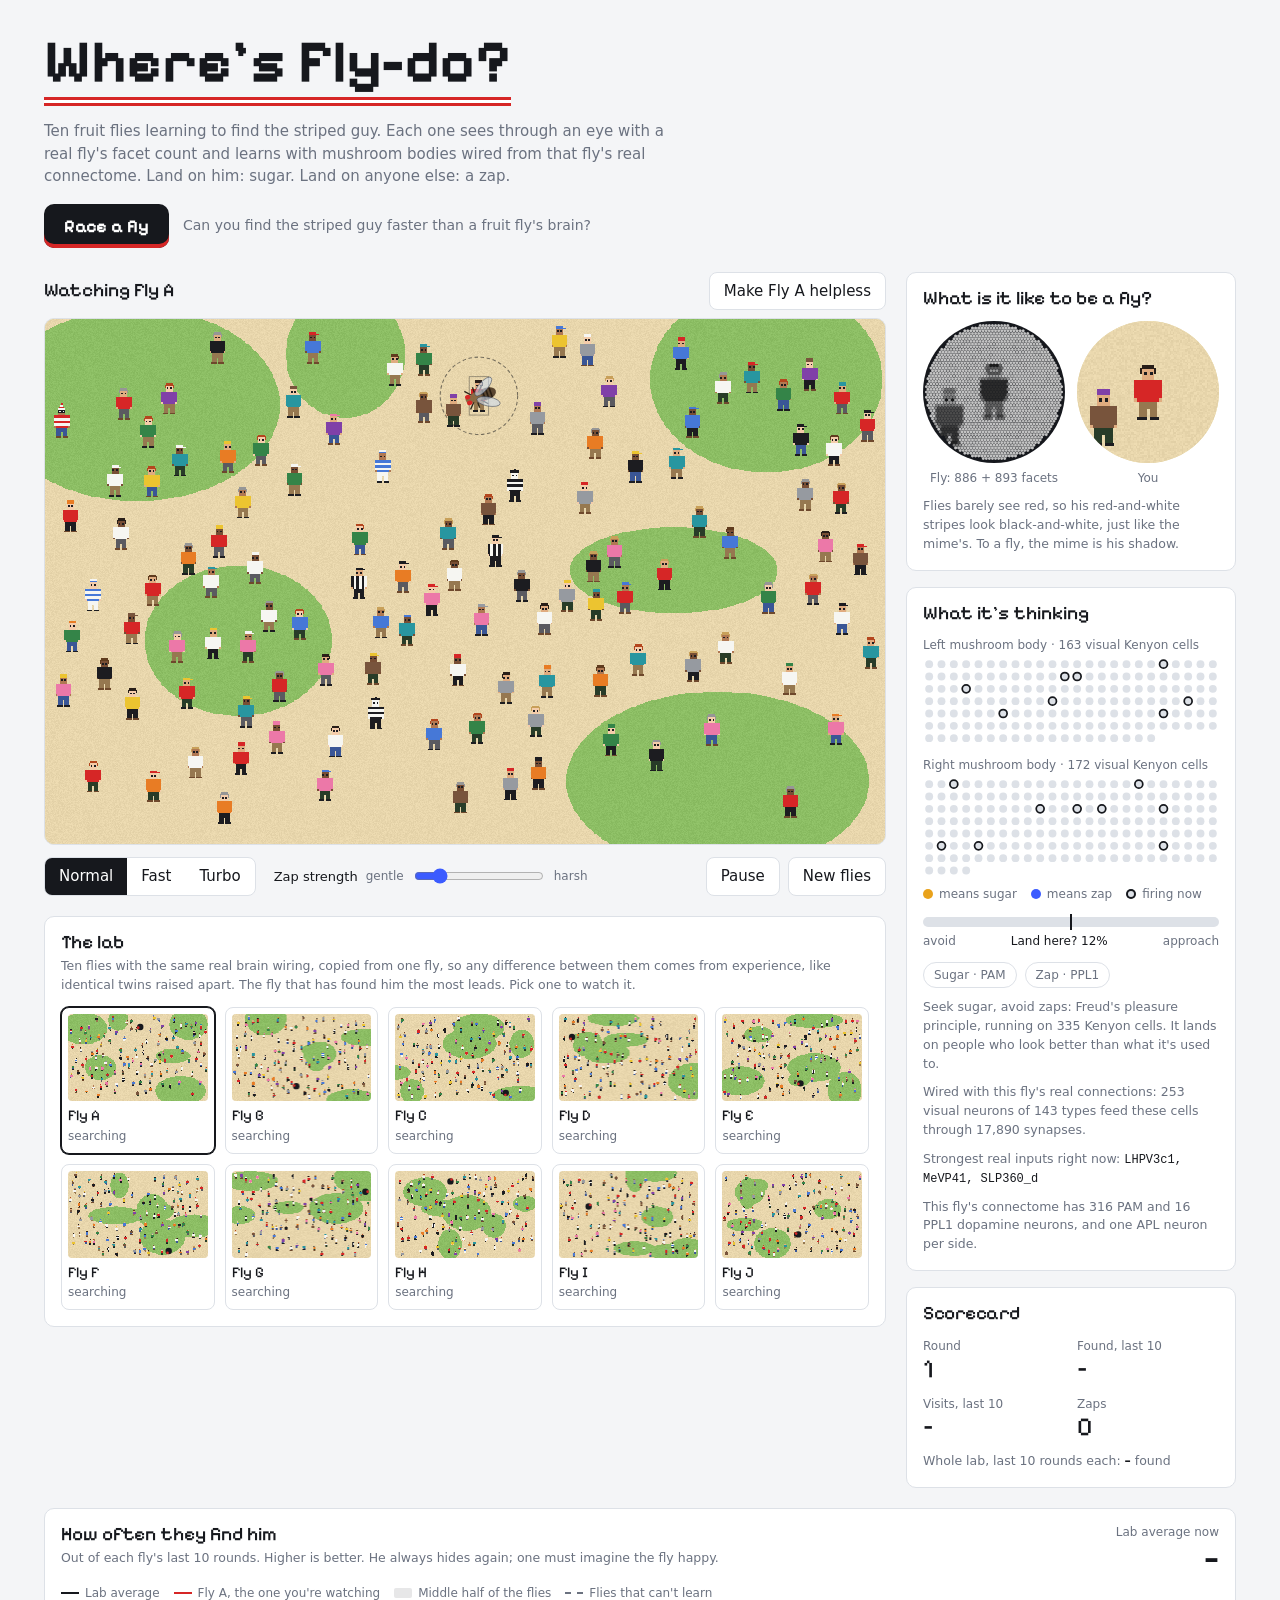
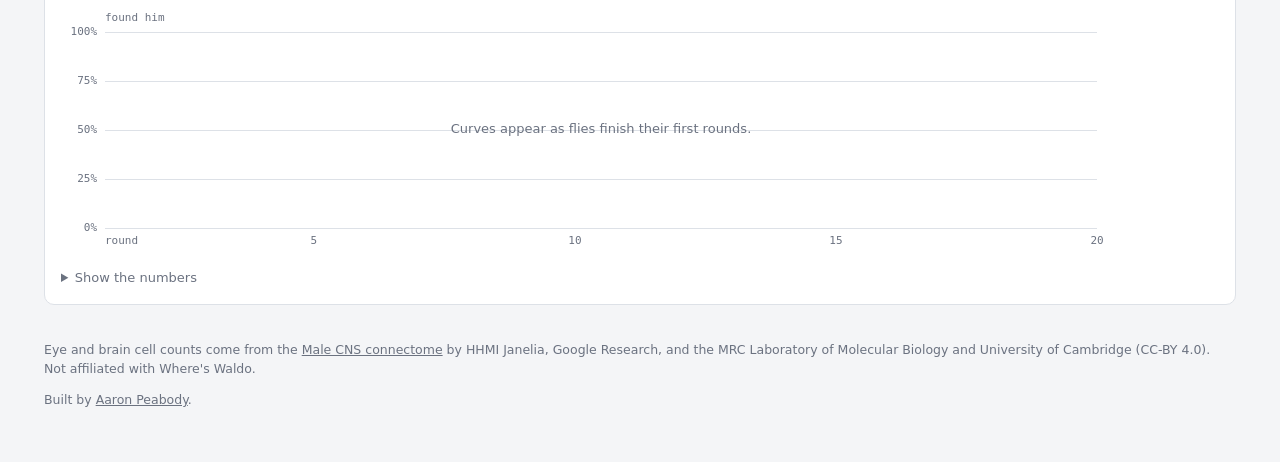
<file: index.html>
<!doctype html>
<html lang="en">
<head>
  <meta charset="utf-8">
  <meta name="viewport" content="width=device-width, initial-scale=1">
  <title>Where's Fly-do?</title>
  <meta name="description" content="Race a fruit fly's brain at finding the striped guy. Ten flies, wired from a real fly's connectome, learn by trial and error.">
  <link rel="icon" href="data:image/svg+xml,<svg xmlns='http://www.w3.org/2000/svg' viewBox='0 0 100 100'><text y='.9em' font-size='90'>🪰</text></svg>">
  <meta property="og:type" content="website">
  <meta property="og:site_name" content="Where's Fly-do?">
  <meta property="og:url" content="https://apeabody007.github.io/flydo/">
  <meta property="og:title" content="Where's Fly-do? Can you beat a fruit fly's brain?">
  <meta property="og:description" content="Race a fruit fly, wired from a real fly's connectome, to find the striped guy. Then give one learned helplessness and watch it recover.">
  <meta property="og:image" content="https://apeabody007.github.io/flydo/social-card.png">
  <meta property="og:image:width" content="1200">
  <meta property="og:image:height" content="630">
  <meta property="og:image:alt" content="A pixel-art crowd with a fruit fly searching it, and the striped guy seen through human eyes next to a fly's gray compound eye.">
  <meta name="twitter:card" content="summary_large_image">
  <meta name="twitter:title" content="Where's Fly-do? Can you beat a fruit fly's brain?">
  <meta name="twitter:description" content="Race a fruit fly, wired from a real fly's connectome, to find the striped guy.">
  <meta name="twitter:image" content="https://apeabody007.github.io/flydo/social-card.png">
  <meta name="twitter:image:alt" content="A pixel-art crowd with a fruit fly searching it, and the striped guy seen through human eyes next to a fly's gray compound eye.">
  <link rel="preconnect" href="https://fonts.googleapis.com">
  <link rel="preconnect" href="https://fonts.gstatic.com" crossorigin>
  <link rel="stylesheet" href="https://fonts.googleapis.com/css2?family=Pixelify+Sans:wght@500;700&family=Press+Start+2P&display=swap">
  <link rel="stylesheet" href="style.css">
</head>
<body>
  <header class="masthead">
    <h1>Where's Fly-do?</h1>
    <p class="lede">Ten fruit flies learning to find the striped guy. Each one sees through an eye with a real fly's facet count and learns with mushroom bodies wired from that fly's real connectome. Land on him: sugar. Land on anyone else: a zap.</p>
    <div class="cta">
      <button type="button" id="raceStart" class="primary">Race a fly</button>
      <span>Can you find the striped guy faster than a fruit fly's brain?</span>
    </div>
  </header>

  <main class="layout">
    <section class="stage" aria-labelledby="watching">
      <div class="stagehead">
        <h2 id="watching">Watching Fly A</h2>
        <button type="button" id="helpless" class="plain">Make Fly A helpless</button>
      </div>
      <p id="helplessNote" class="callout" hidden></p>
      <div class="frame">
        <canvas id="page" role="img" aria-label="A crowd of pixel people, with a fly searching it"></canvas>
        <p id="banner" class="banner" hidden></p>
      </div>
      <div class="controls">
        <div class="seg" role="group" aria-label="Speed">
          <button type="button" data-speed="normal" aria-pressed="true">Normal</button>
          <button type="button" data-speed="fast" aria-pressed="false">Fast</button>
          <button type="button" data-speed="turbo" aria-pressed="false">Turbo</button>
        </div>
        <label class="zap">
          <span class="label">Zap strength</span>
          <span class="end">gentle</span>
          <input id="zap" type="range" min="0" max="100" value="16">
          <span class="end">harsh</span>
        </label>
        <div class="actions">
          <button type="button" id="pause" class="plain" aria-pressed="false">Pause</button>
          <button type="button" id="reset" class="plain">New flies</button>
        </div>
      </div>
    </section>

    <section class="panel labpanel" aria-labelledby="labhead">
      <h2 id="labhead">The lab</h2>
      <p class="note">Ten flies with the same real brain wiring, copied from one fly, so any difference between them comes from experience, like identical twins raised apart. The fly that has found him the most leads. Pick one to watch it.</p>
      <div id="lab" class="lab"></div>
    </section>

    <aside class="side">
      <section class="panel">
        <h2>What is it like to be a fly?</h2>
        <div class="eyes">
          <figure><canvas id="flyview"></canvas><figcaption id="facets">Fly</figcaption></figure>
          <figure><canvas id="youview"></canvas><figcaption>You</figcaption></figure>
        </div>
        <p class="note">Flies barely see red, so his red-and-white stripes look black-and-white, just like the mime's. To a fly, the mime is his shadow.</p>
      </section>

      <section class="panel">
        <h2>What it's thinking</h2>
        <div class="mb"><span id="mbLeft">Left mushroom body</span><canvas id="kcLeft"></canvas></div>
        <div class="mb"><span id="mbRight">Right mushroom body</span><canvas id="kcRight"></canvas></div>
        <p class="legend"><span><i class="dot sugar"></i>means sugar</span><span><i class="dot zapdot"></i>means zap</span><span><i class="dot firing"></i>firing now</span></p>
        <div class="meter">
          <div class="track"><div id="meterFill" class="fill"></div></div>
          <div class="scale"><span>avoid</span><span id="chance">Land here?</span><span>approach</span></div>
        </div>
        <div class="dans"><span id="pam" class="dan pam">Sugar · PAM</span><span id="ppl1" class="dan ppl1">Zap · PPL1</span></div>
        <p class="note">Seek sugar, avoid zaps: Freud's pleasure principle, running on <span id="kcTotal">335</span> Kenyon cells. <span id="landRule">It lands on people who look better than what it's used to.</span></p>
        <p class="note" id="wired"></p>
        <p class="note">Strongest real inputs right now: <span id="inputsNow" class="inputs">–</span></p>
        <p class="note" id="dopamine"></p>
      </section>

      <section class="panel stats">
        <h2>Scorecard</h2>
        <dl>
          <div><dt>Round</dt><dd id="statRound">1</dd></div>
          <div><dt>Found, last 10</dt><dd id="statFound">–</dd></div>
          <div><dt>Visits, last 10</dt><dd id="statVisits">–</dd></div>
          <div><dt>Zaps</dt><dd id="statZaps">0</dd></div>
        </dl>
        <p class="note">Whole lab, last 10 rounds each: <strong id="labFound">–</strong> found</p>
      </section>
    </aside>

    <section class="panel chartpanel" aria-labelledby="charthead">
      <div class="charthead">
        <div>
          <h2 id="charthead">How often they find him</h2>
          <p class="note">Out of each fly's last 10 rounds. Higher is better. He always hides again; one must imagine the fly happy.</p>
        </div>
        <p class="labnow"><span class="labnow-label">Lab average now</span><span id="labNow" class="labnow-value">–</span></p>
      </div>
      <p class="legend chartlegend">
        <span><i class="key avg"></i>Lab average</span>
        <span><i class="key mine"></i><span><span id="legendFly">Fly A</span>, the one you're watching</span></span>
        <span><i class="key band"></i>Middle half of the flies</span>
        <span><i class="key base"></i>Flies that can't learn</span>
      </p>
      <div class="chartwrap">
        <canvas id="chart" tabindex="0" role="img" aria-label="How often the flies find him, round by round. Hover or use the arrow keys to read any round."></canvas>
        <div id="chartTip" class="tip" hidden></div>
      </div>
      <details id="numbers" class="numbers">
        <summary>Show the numbers</summary>
        <div class="tablewrap">
          <table>
            <caption>The last 15 rounds, newest first. Each value is the share of a fly's last 10 rounds where it found him.</caption>
            <thead><tr><th scope="col">Round</th><th scope="col">Lab average</th><th scope="col" id="numbersFly">Fly A</th><th scope="col">Middle half</th></tr></thead>
            <tbody id="numbersBody"></tbody>
          </table>
        </div>
      </details>
    </section>
  </main>

  <footer class="footer">
    <p>Eye and brain cell counts come from the <a href="https://male-cns.janelia.org/">Male CNS connectome</a> by HHMI Janelia, Google Research, and the MRC Laboratory of Molecular Biology and University of Cambridge (CC-BY 4.0). Not affiliated with Where's Waldo.</p>
    <p>Built by <a href="https://aaronpeabody.dev">Aaron Peabody</a>.</p>
  </footer>

  <div id="race" class="race" hidden>
    <div class="race-box" role="dialog" aria-modal="true" aria-labelledby="raceTitle">
      <div class="race-head">
        <h2 id="raceTitle">Race a fly</h2>
        <button type="button" id="raceClose" class="plain">Back to the lab</button>
      </div>
      <p id="raceIntro" class="note"></p>
      <div class="race-hud">
        <div class="hud"><span class="hud-label">You</span><span id="raceYou" class="hud-value">0.0s</span><span id="racePenalty" class="hud-penalty" hidden>+2s</span></div>
        <div class="hud"><span id="raceFlyLabel" class="hud-label">The fly</span><span id="raceFly" class="hud-value">ready</span></div>
      </div>
      <div class="race-frame">
        <canvas id="raceCanvas" aria-label="The race crowd. Find the person in the red-and-white striped shirt and bobble hat."></canvas>
        <div id="raceCountdown" class="race-countdown" hidden>3</div>
      </div>
      <div class="race-foot">
        <button type="button" id="raceSkip" class="plain" hidden>Show the fly's time</button>
        <button type="button" id="raceGiveUp" class="plain">I give up</button>
      </div>
      <div id="raceResult" class="race-result" hidden>
        <p id="raceHeadline" class="race-headline"></p>
        <p id="raceTimes" class="race-times"></p>
        <p id="raceDetail" class="note"></p>
        <div class="race-actions">
          <a id="raceShareX" class="primary" href="#" target="_blank" rel="noopener">Post on X</a>
          <button type="button" id="raceShare" class="plain" hidden>Share</button>
          <button type="button" id="raceAgain" class="plain">Race again</button>
        </div>
      </div>
    </div>
  </div>

  <script src="src/connectome.js"></script>
  <script src="src/util.js"></script>
  <script src="src/scene.js"></script>
  <script src="src/eye.js"></script>
  <script src="src/wiring.js"></script>
  <script src="src/brain.js"></script>
  <script src="src/game.js"></script>
  <script src="src/sprite.js"></script>
  <script src="src/race.js"></script>
  <script src="src/ui.js"></script>
</body>
</html>
</file>
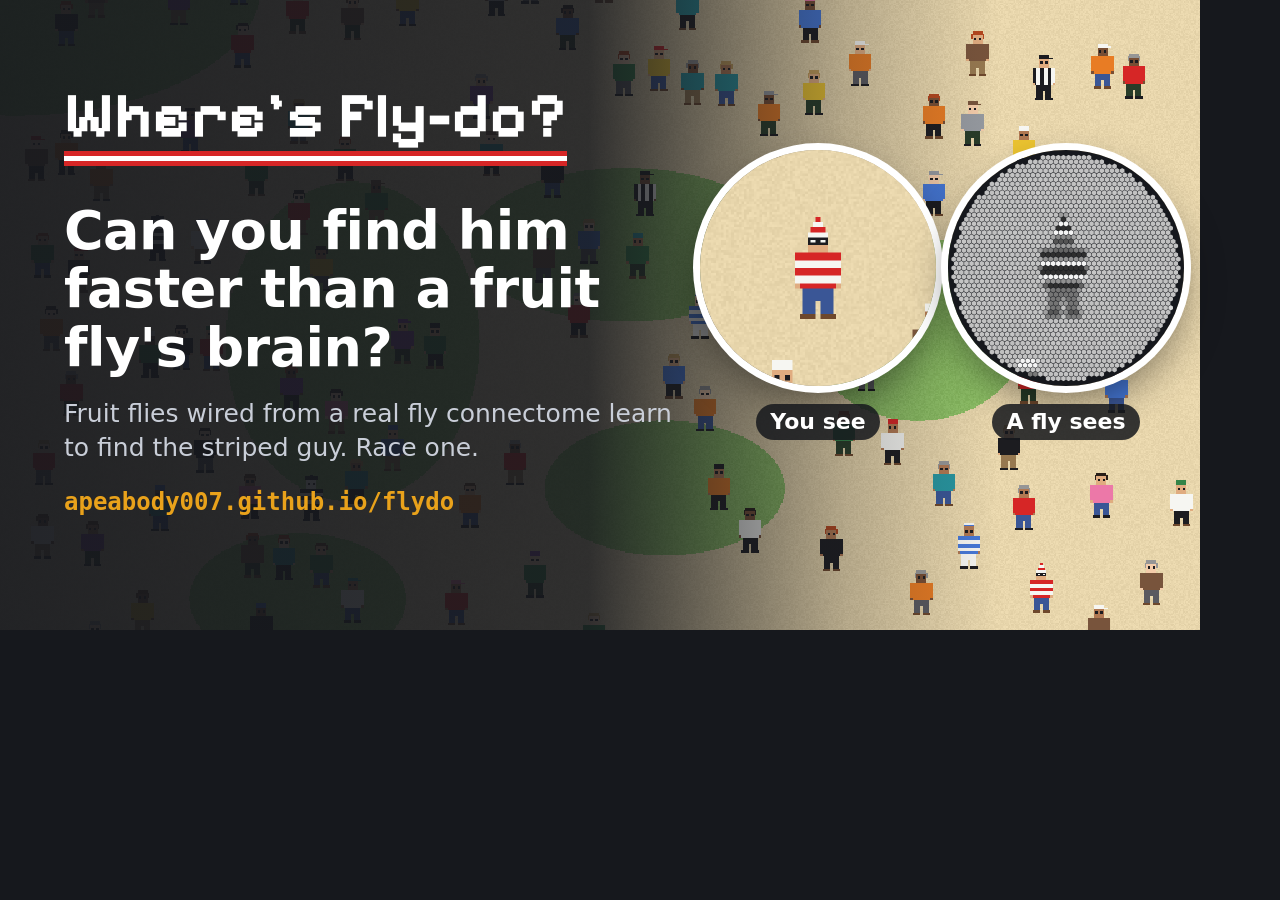
<file: scripts/social-card.html>
<!doctype html>
<!--
  The link preview image (social-card.png, 1200x630), drawn with the game's own crowd and eye.
  To regenerate, serve the repo root (python3 -m http.server 8000) and run:
    "/Applications/Google Chrome.app/Contents/MacOS/Google Chrome" --headless --hide-scrollbars \
      --window-size=1200,630 --virtual-time-budget=8000 --screenshot=social-card.png \
      http://localhost:8000/scripts/social-card.html
-->
<html lang="en">
<head>
<meta charset="utf-8">
<title>Where's Fly-do? preview card</title>
<link rel="stylesheet" href="https://fonts.googleapis.com/css2?family=Pixelify+Sans:wght@700&display=block">
<style>
  html, body { margin: 0; width: 1200px; height: 630px; overflow: hidden; background: #16181d; }
  #crowd { position: absolute; inset: 0; width: 1200px; height: 630px; image-rendering: pixelated; }
  .shade { position: absolute; inset: 0; background: linear-gradient(90deg, rgba(22,24,29,.94) 0%, rgba(22,24,29,.88) 46%, rgba(22,24,29,.25) 66%, rgba(22,24,29,0) 78%); }
  .words { position: absolute; left: 64px; top: 84px; width: 610px; color: #fff; font-family: system-ui, -apple-system, "Segoe UI", sans-serif; }
  h1 { margin: 0; display: inline-block; padding-bottom: 18px; font: 700 64px/1 "Pixelify Sans", monospace; white-space: nowrap;
       background: linear-gradient(#d62626 0 5px, #fff 5px 10px, #d62626 10px 15px) left bottom / 100% 15px no-repeat; }
  .hook { margin: 36px 0 0; font-size: 54px; font-weight: 800; line-height: 1.08; letter-spacing: -0.01em; }
  .sub { margin: 20px 0 0; font-size: 25px; line-height: 1.35; color: #c9ced8; }
  .url { margin: 26px 0 0; font: 600 24px/1 ui-monospace, "SF Mono", Menlo, monospace; color: #e9a21b; }
  .eye { position: absolute; width: 236px; text-align: center; font: 700 22px/1 system-ui, sans-serif; color: #fff; }
  .eye canvas { display: block; width: 236px; height: 236px; border-radius: 50%; box-shadow: 0 0 0 7px #fff, 0 18px 40px rgba(0,0,0,.45); }
  .eye span { display: inline-block; margin-top: 18px; padding: 7px 14px; border-radius: 999px; background: rgba(22,24,29,.85); }
</style>
</head>
<body>
  <canvas id="crowd" width="1200" height="630"></canvas>
  <div class="shade"></div>
  <div class="words">
    <h1>Where's Fly-do?</h1>
    <p class="hook">Can you find him faster than a fruit fly's brain?</p>
    <p class="sub">Fruit flies wired from a real fly connectome learn to find the striped guy. Race one.</p>
    <p class="url">apeabody007.github.io/flydo</p>
  </div>
  <div class="eye" style="left: 700px; top: 150px;"><canvas id="you" width="472" height="472"></canvas><span>You see</span></div>
  <div class="eye" style="left: 948px; top: 150px;"><canvas id="fly" width="472" height="472"></canvas><span>A fly sees</span></div>

  <script src="../src/connectome.js"></script>
  <script src="../src/util.js"></script>
  <script src="../src/scene.js"></script>
  <script src="../src/eye.js"></script>
  <script>
    const F = globalThis.FLYDO;
    const scene = F.Scene.generate(F.rng(7));
    scene.lum = F.Eye.luminanceMap(scene.rgba, scene.W, scene.H);
    const page = document.createElement('canvas');
    page.width = scene.W;
    page.height = scene.H;
    page.getContext('2d').putImageData(new ImageData(scene.rgba, scene.W, scene.H), 0, 0);

    const crowd = document.getElementById('crowd').getContext('2d');
    crowd.imageSmoothingEnabled = false;
    crowd.drawImage(page, 0, -60, 1200, 750);

    // Both views are centred on the striped guy, covering the patch the fly's eye takes in.
    const target = scene.target;
    const reach = F.Eye.reach + F.Eye.SPACING;
    const you = document.getElementById('you').getContext('2d');
    you.imageSmoothingEnabled = false;
    you.drawImage(page, target.cx - reach, target.cy - reach, 2 * reach, 2 * reach, 0, 0, 472, 472);

    const fly = document.getElementById('fly').getContext('2d');
    const view = F.Eye.look(scene, target.cx, target.cy);
    const scale = 472 / (2 * reach);
    const r = (F.Eye.SPACING / Math.sqrt(3)) * scale * 0.9;
    fly.fillStyle = '#16181d';
    fly.fillRect(0, 0, 472, 472);
    F.Eye.facets.forEach((f, i) => {
      const g = Math.round(view.lum[i] * 255);
      fly.fillStyle = `rgb(${g},${g},${g})`;
      fly.beginPath();
      for (let k = 0; k < 6; k++) {
        const a = -Math.PI / 2 + (k * Math.PI) / 3;
        const x = 236 + f.x * scale + r * Math.cos(a);
        const y = 236 + f.y * scale + r * Math.sin(a);
        if (k === 0) fly.moveTo(x, y); else fly.lineTo(x, y);
      }
      fly.fill();
    });
    document.fonts.ready.then(() => { document.body.dataset.ready = '1'; });
  </script>
</body>
</html>
</file>
<file: style.css>
:root {
  --paper: #f4f5f7;
  --panel: #ffffff;
  --ink: #16181d;
  --slate: #6b7280;
  --line: #dde1e7;
  --red: #d62626;   /* the striped guy's red, the one color the flies can barely see */
  --honey: #e9a21b; /* sugar */
  --volt: #3b5bff;  /* zap */
  --found: #22c55e; /* a fly just found him */
  --display: "Pixelify Sans", ui-monospace, "Courier New", monospace;
  --body: system-ui, -apple-system, "Segoe UI", Roboto, sans-serif;
  --mono: ui-monospace, "SF Mono", Menlo, Consolas, monospace;
}

* { box-sizing: border-box; }

body {
  margin: 0;
  background: var(--paper);
  color: var(--ink);
  font: 15px/1.5 var(--body);
}

a { color: inherit; }

button:focus-visible,
input:focus-visible {
  outline: 2px solid var(--volt);
  outline-offset: 2px;
}

.masthead {
  max-width: 1240px;
  margin: 0 auto;
  padding: 32px 24px 12px;
}

h1 {
  display: inline-block;
  margin: 0;
  padding-bottom: 14px;
  font-family: var(--display);
  font-weight: 700;
  font-size: clamp(36px, 5.5vw, 60px);
  line-height: 1;
  /* three 3px bands, the same stripes the striped guy wears */
  background: linear-gradient(var(--red) 0 3px, #fff 3px 6px, var(--red) 6px 9px) left bottom / 100% 9px no-repeat;
}

.lede {
  max-width: 68ch;
  margin: 14px 0 0;
  color: var(--slate);
  text-wrap: pretty;
}

.cta {
  display: flex;
  flex-wrap: wrap;
  align-items: center;
  gap: 10px 14px;
  margin-top: 16px;
}

.cta span { color: var(--slate); font-size: 14px; }

/* The one loud button: ink with a stripe of the striped guy's red along the bottom. */
.primary {
  display: inline-flex;
  align-items: center;
  justify-content: center;
  min-height: 44px;
  padding: 10px 20px;
  border: 0;
  border-radius: 10px;
  background: var(--ink);
  box-shadow: inset 0 -4px 0 var(--red);
  color: #fff;
  font: 700 18px/1 var(--display);
  text-decoration: none;
  cursor: pointer;
}

.primary:hover { background: #2a2d35; }
.primary:focus-visible { outline: 2px solid var(--volt); outline-offset: 2px; }

.layout {
  max-width: 1240px;
  margin: 0 auto;
  padding: 12px 24px 24px;
  display: grid;
  grid-template-columns: minmax(0, 1fr) 330px;
  /* The side panels are taller than the stage. A flexible second row takes up that extra
     height, so the lab sits right under the stage instead of below a gap. */
  grid-template-rows: auto 1fr auto;
  grid-template-areas:
    "stage side"
    "lab   side"
    "chart chart";
  gap: 20px;
  align-items: start;
}

.stage { grid-area: stage; }
.labpanel { grid-area: lab; }
.side { grid-area: side; display: grid; gap: 16px; }
.chartpanel { grid-area: chart; }

h2 {
  margin: 0;
  font-family: var(--display);
  font-weight: 500;
  font-size: 19px;
  line-height: 1.2;
  text-wrap: balance;
}

.stagehead {
  display: flex;
  flex-wrap: wrap;
  align-items: baseline;
  justify-content: space-between;
  gap: 4px 16px;
  margin-bottom: 8px;
}

.callout {
  margin: 0 0 10px;
  padding: 8px 12px;
  border-left: 3px solid var(--volt);
  border-radius: 6px;
  background: #eef1ff;
  font-size: 13px;
}

.note {
  margin: 0;
  font-size: 12.5px;
  color: var(--slate);
}

.panel .note { margin-top: 10px; }
.panel h2 + .note { margin-top: 4px; }

.frame {
  position: relative;
  overflow: hidden;
  border: 1px solid var(--line);
  border-radius: 10px;
  background: #e8dcb0;
}

#page {
  display: block;
  width: 100%;
  aspect-ratio: 960 / 600;
}

.banner {
  position: absolute;
  top: 12px;
  left: 50%;
  transform: translateX(-50%);
  margin: 0;
  padding: 6px 14px;
  border-radius: 6px;
  background: var(--ink);
  color: #fff;
  font-family: var(--display);
  font-size: 18px;
  white-space: nowrap;
}

.controls {
  display: flex;
  flex-wrap: wrap;
  align-items: center;
  gap: 10px 18px;
  margin-top: 12px;
}

.seg {
  display: inline-flex;
  overflow: hidden;
  border: 1px solid var(--line);
  border-radius: 8px;
  background: var(--panel);
}

.seg button {
  padding: 7px 14px;
  border: 0;
  background: transparent;
  color: var(--ink);
  font: inherit;
  cursor: pointer;
}

.seg button[aria-pressed="true"] {
  background: var(--ink);
  color: #fff;
}

.zap {
  display: inline-flex;
  align-items: center;
  gap: 8px;
  font-size: 13px;
}

.zap .end { color: var(--slate); font-size: 12px; }
.zap input { width: 130px; accent-color: var(--volt); }

.actions { display: inline-flex; gap: 8px; margin-left: auto; }

.plain {
  padding: 7px 14px;
  border: 1px solid var(--line);
  border-radius: 8px;
  background: var(--panel);
  color: var(--ink);
  font: inherit;
  cursor: pointer;
}

.plain:hover, .seg button:hover:not([aria-pressed="true"]) { background: #eceef2; }

.panel {
  padding: 14px 16px 16px;
  border: 1px solid var(--line);
  border-radius: 10px;
  background: var(--panel);
}

.lab {
  display: grid;
  grid-template-columns: repeat(5, minmax(0, 1fr));
  gap: 10px;
  margin-top: 12px;
}

.card {
  position: relative;
  display: grid;
  gap: 3px;
  padding: 6px 6px 8px;
  border: 1px solid var(--line);
  border-radius: 8px;
  background: var(--panel);
  color: inherit;
  font: inherit;
  text-align: left;
  cursor: pointer;
  transition: border-color 0.15s, box-shadow 0.15s;
}

.card canvas {
  display: block;
  width: 100%;
  aspect-ratio: 16 / 10;
  margin-bottom: 3px;
  border-radius: 4px;
}

.card .name { font-family: var(--display); font-size: 15px; line-height: 1.1; }
.card .score { font-size: 12px; color: var(--slate); font-variant-numeric: tabular-nums; }

.card .rank {
  margin-left: 6px;
  padding: 1px 6px;
  border-radius: 999px;
  background: #eef0f3;
  color: var(--slate);
  font-family: var(--body);
  font-size: 10.5px;
  vertical-align: 2px;
}

.card .rank:empty { display: none; }

.card .tag {
  position: absolute;
  top: 10px;
  left: 10px;
  display: none;
  padding: 1px 6px;
  border-radius: 999px;
  background: var(--ink);
  color: #fff;
  font-size: 10.5px;
}

.card.helpless .tag { display: inline-block; }
.inputs { color: var(--ink); font-family: var(--mono); font-size: 12px; }
.card.leader .rank { background: var(--ink); color: #fff; }
.card:hover { border-color: #b9bfc9; }
.card[aria-pressed="true"] { border-color: var(--ink); box-shadow: 0 0 0 1px var(--ink); }

/* When a fly finds him, its card glows green for a second, on a layer of its own so the
   watched-fly outline underneath stays put. */
.card::after {
  content: "";
  position: absolute;
  inset: -4px;
  border-radius: 11px;
  box-shadow: 0 0 0 3px var(--found), 0 0 16px 2px rgba(34, 197, 94, 0.6);
  opacity: 0;
  pointer-events: none;
}

.card[data-flash="found"]::after { animation: found-glow 1s ease-out; }

@keyframes found-glow {
  0%, 55% { opacity: 1; }
  100% { opacity: 0; }
}

@media (prefers-reduced-motion: reduce) {
  .card[data-flash="found"]::after { animation: none; opacity: 1; }
}

.eyes {
  display: grid;
  grid-template-columns: 1fr 1fr;
  gap: 12px;
  margin-top: 12px;
}

.eyes figure { margin: 0; }
.eyes canvas { display: block; width: 100%; aspect-ratio: 1; }

figcaption {
  margin-top: 6px;
  font-size: 12px;
  color: var(--slate);
  text-align: center;
  font-variant-numeric: tabular-nums;
}

.mb { margin-top: 12px; }
.mb span { display: block; margin-bottom: 4px; font-size: 12px; color: var(--slate); }
.mb canvas { display: block; width: 100%; height: 90px; }

.legend {
  display: flex;
  flex-wrap: wrap;
  gap: 4px 14px;
  margin: 8px 0 0;
  font-size: 12px;
  color: var(--slate);
}

.legend > span { display: inline-flex; align-items: center; gap: 6px; }
.dot { display: inline-block; width: 10px; height: 10px; border-radius: 50%; }
.dot.sugar { background: var(--honey); }
.dot.zapdot { background: var(--volt); }
.dot.firing { background: var(--line); box-shadow: inset 0 0 0 2px var(--ink); }
.key { display: inline-block; width: 18px; border-top: 2px solid var(--ink); }
.key.mine { border-top-color: var(--red); }
.key.band { height: 10px; border: 0; border-radius: 2px; background: rgba(22, 24, 29, 0.1); }
.key.base { border-top: 2px dashed var(--slate); }

.meter { margin-top: 14px; }

.track {
  position: relative;
  height: 10px;
  border-radius: 5px;
  background: var(--line);
}

.track::after {
  content: "";
  position: absolute;
  top: -3px;
  bottom: -3px;
  left: calc(50% - 1px);
  width: 2px;
  background: var(--ink);
}

.fill { position: absolute; top: 0; bottom: 0; width: 0; border-radius: 5px; }

.scale {
  display: flex;
  justify-content: space-between;
  margin-top: 5px;
  font-size: 12px;
  color: var(--slate);
}

.scale #chance { color: var(--ink); font-variant-numeric: tabular-nums; }

.dans { display: flex; gap: 8px; margin-top: 12px; }

.dan {
  padding: 3px 10px;
  border: 1px solid var(--line);
  border-radius: 999px;
  font-size: 12px;
  color: var(--slate);
  transition: background-color 0.15s, color 0.15s, border-color 0.15s;
}

.dan.pam.on { background: var(--honey); border-color: var(--honey); color: var(--ink); }
.dan.ppl1.on { background: var(--volt); border-color: var(--volt); color: #fff; }

.stats dl {
  display: grid;
  grid-template-columns: 1fr 1fr;
  gap: 12px;
  margin: 12px 0 0;
}

.stats dt { font-size: 12px; color: var(--slate); }

.stats dd {
  margin: 0;
  font-family: var(--display);
  font-size: 26px;
  line-height: 1.1;
  font-variant-numeric: tabular-nums;
}

.stats strong { color: var(--ink); }

.charthead {
  display: flex;
  flex-wrap: wrap;
  align-items: flex-start;
  justify-content: space-between;
  gap: 8px 24px;
}

.labnow { margin: 0; text-align: right; }
.labnow-label { display: block; font-size: 12px; color: var(--slate); }
.labnow-value { font: 600 30px/1.1 var(--body); }

.chartlegend { margin-top: 10px; }

.chartwrap { position: relative; margin-top: 6px; }

#chart { display: block; width: 100%; height: 250px; border-radius: 4px; touch-action: pan-y; /* sideways drags scrub the chart */ }
#chart:focus-visible { outline: 2px solid var(--volt); outline-offset: 2px; }

.tip {
  position: absolute;
  z-index: 2;
  min-width: 190px;
  padding: 8px 10px;
  border: 1px solid var(--line);
  border-radius: 8px;
  background: var(--panel);
  box-shadow: 0 6px 18px rgba(22, 24, 29, 0.12);
  font-size: 12px;
  pointer-events: none;
}

.tip .tip-round { margin-bottom: 4px; color: var(--slate); }
.tip .row { display: grid; grid-template-columns: 18px auto 1fr; align-items: center; gap: 8px; line-height: 1.7; }
.tip .value { font-weight: 600; font-variant-numeric: tabular-nums; }
.tip .label { color: var(--slate); }

.numbers { margin-top: 10px; font-size: 13px; }
.numbers summary { cursor: pointer; color: var(--slate); }
.numbers summary:focus-visible { outline: 2px solid var(--volt); outline-offset: 2px; }
.tablewrap { overflow-x: auto; }
.numbers table { margin-top: 8px; border-collapse: collapse; font-variant-numeric: tabular-nums; }
.numbers caption { padding-bottom: 6px; color: var(--slate); text-align: left; font-size: 12px; }
.numbers th, .numbers td { padding: 4px 16px 4px 0; border-bottom: 1px solid var(--line); text-align: right; white-space: nowrap; }
.numbers th { font-weight: 600; }
.numbers th:first-child, .numbers td:first-child { text-align: left; }

.footer {
  max-width: 1240px;
  margin: 0 auto;
  padding: 0 24px 40px;
  font-size: 12.5px;
  color: var(--slate);
}

/* ---------- race the fly ---------- */
body.racing { overflow: hidden; }

.race {
  position: fixed;
  inset: 0;
  z-index: 50;
  display: flex;
  align-items: flex-start;
  justify-content: center;
  padding: 24px;
  overflow-y: auto;
  background: rgba(22, 24, 29, 0.55);
  cursor: pointer; /* the dimmed lab closes the race */
}

.race[hidden] { display: none; }

.race-box {
  cursor: auto;
  width: min(1000px, 100%);
  padding: 16px 18px 18px;
  border-radius: 14px;
  background: var(--paper);
  box-shadow: 0 20px 60px rgba(0, 0, 0, 0.3);
}

.race-head { display: flex; align-items: center; justify-content: space-between; gap: 12px; }
.race-head h2 { font-size: 24px; }
.race-box > .note { margin-top: 6px; }

.race-hud { display: grid; grid-template-columns: 1fr 1fr; gap: 10px; margin: 12px 0 10px; }

.hud {
  position: relative;
  padding: 8px 12px;
  border: 1px solid var(--line);
  border-radius: 10px;
  background: var(--panel);
}

.hud-label { display: block; font-size: 12px; color: var(--slate); }
.hud-value { font: 600 22px/1.25 var(--body); font-variant-numeric: tabular-nums; }
.hud-penalty { position: absolute; top: 8px; right: 12px; color: var(--red); font-weight: 700; }

.race-frame {
  position: relative;
  overflow: hidden;
  border: 1px solid var(--line);
  border-radius: 10px;
  background: #e8dcb0;
}

#raceCanvas { display: block; width: 100%; cursor: crosshair; touch-action: manipulation; }

.race-countdown {
  position: absolute;
  inset: 0;
  display: flex;
  align-items: center;
  justify-content: center;
  background: #e8dcb0;
  color: var(--ink);
  font: 140px/1 "Press Start 2P", var(--display); /* arcade digits; Pixelify's 2 looked squashed this big */
}

.race-countdown[hidden] { display: none; }

.race-foot { display: flex; justify-content: flex-end; gap: 8px; margin-top: 10px; }

.race-result {
  margin-top: 12px;
  padding: 14px 16px;
  border: 1px solid var(--line);
  border-radius: 10px;
  background: var(--panel);
}

.race-headline { margin: 0; font: 700 26px/1.15 var(--display); }
.race-times { margin: 6px 0 0; font-size: 16px; font-variant-numeric: tabular-nums; white-space: pre-wrap; }
.race-actions { display: flex; flex-wrap: wrap; gap: 8px; margin-top: 12px; }

@media (max-width: 640px) {
  .race { padding: 0; background: var(--paper); }
  .race-box { min-height: 100%; border-radius: 0; padding: 12px; }
  .race-countdown { font-size: 96px; }
  .hud-value { font-size: 18px; }
}

/* Fingers need bigger targets than mouse pointers. */
@media (pointer: coarse) {
  .seg button, .plain { min-height: 44px; }
  .zap input { height: 32px; }
  .numbers summary { padding: 10px 0; }
}

@media (max-width: 980px) {
  .layout {
    grid-template-columns: minmax(0, 1fr);
    grid-template-rows: none;
    grid-template-areas: "stage" "lab" "side" "chart";
  }
  .lab { grid-template-columns: repeat(auto-fill, minmax(128px, 1fr)); }
  .actions { margin-left: 0; }
}

@media (max-width: 480px) {
  .masthead { padding: 24px 16px 8px; }
  .layout { padding: 8px 16px 20px; gap: 16px; }
  .footer { padding: 0 16px 32px; }
  .panel { padding: 12px 12px 14px; }
  .lab { gap: 8px; }
}
</file>
